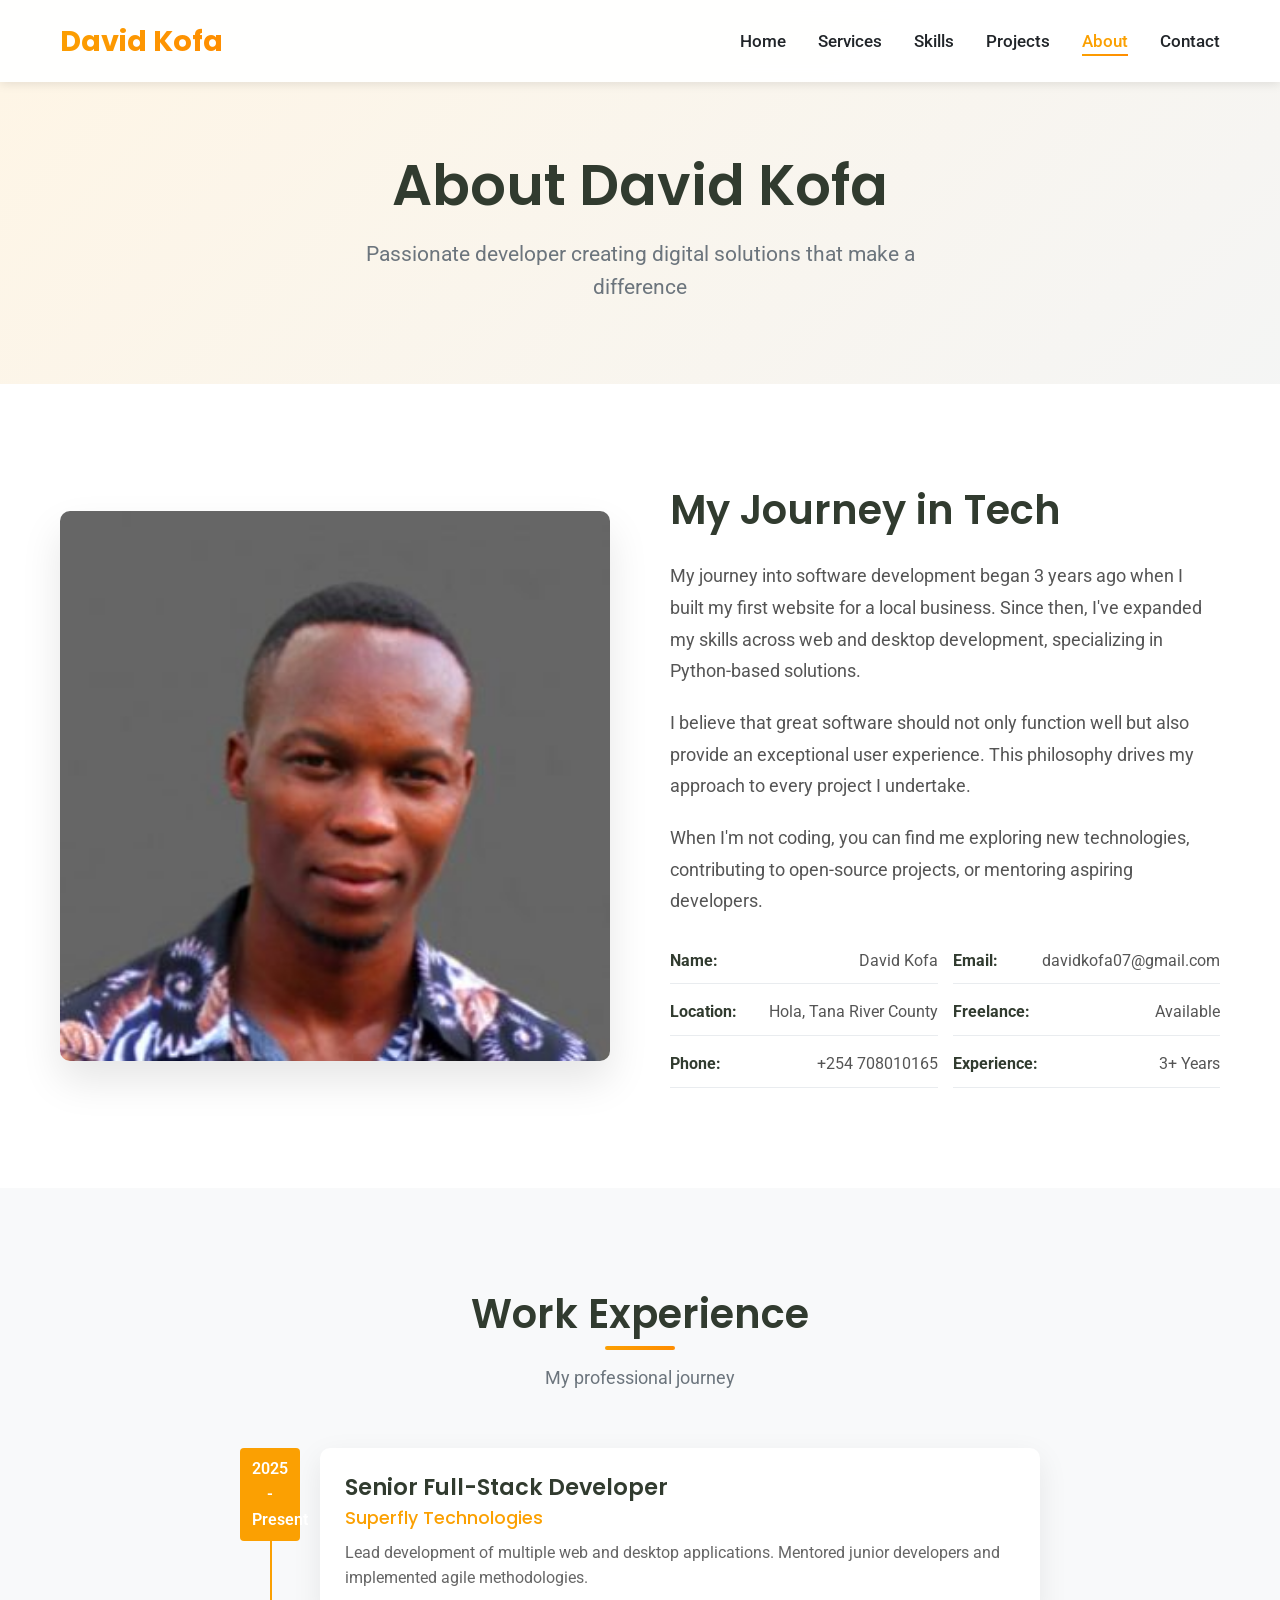
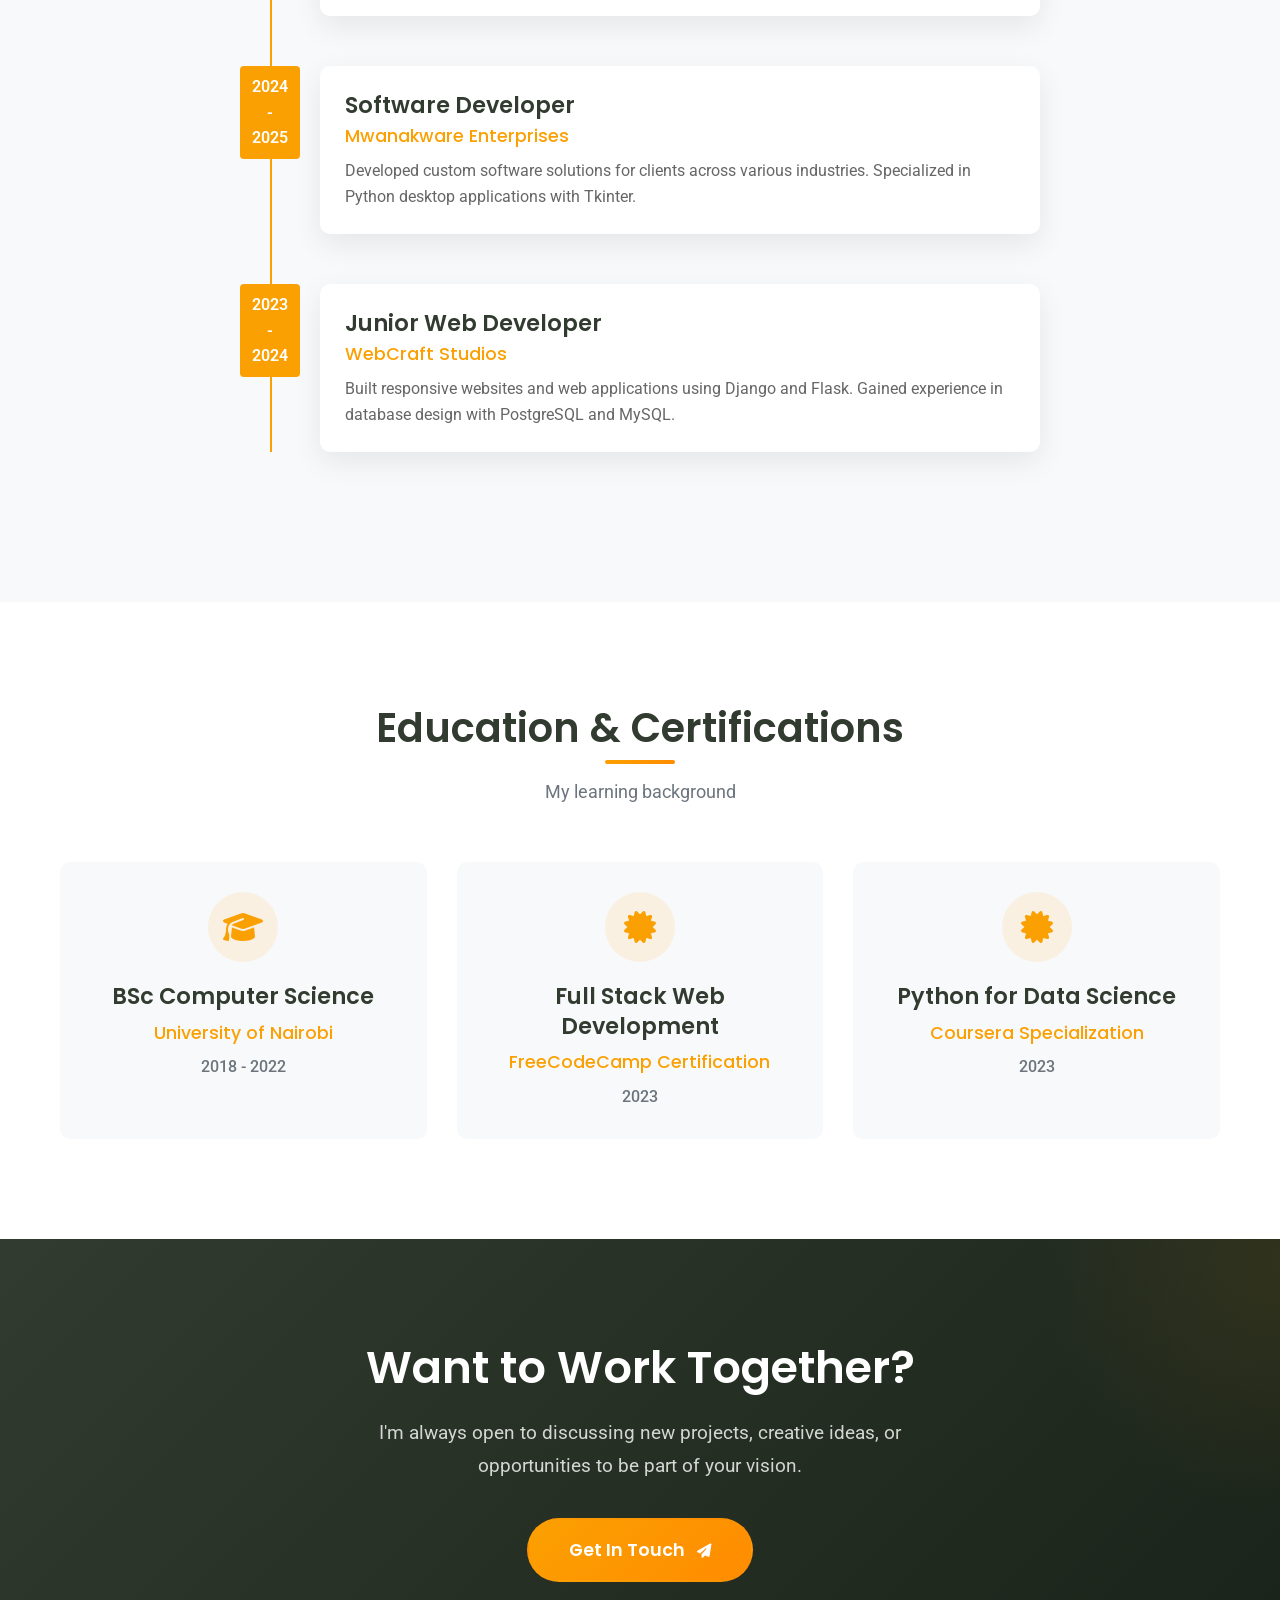
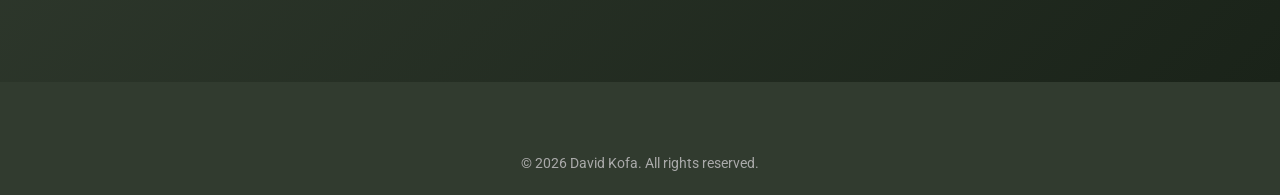
<file: about.html>
<!DOCTYPE html>
<html lang="en">
<head>
    <meta charset="UTF-8">
    <meta name="viewport" content="width=device-width, initial-scale=1.0">
    <title>About | David Kofa</title>
    <link rel="stylesheet" href="styles.css">
    <link rel="stylesheet" href="about.css">
    <link rel="stylesheet" href="https://cdnjs.cloudflare.com/ajax/libs/font-awesome/6.4.0/css/all.min.css">
    <link href="https://fonts.googleapis.com/css2?family=Poppins:wght@300;400;500;600;700;800&family=Roboto:wght@300;400;500&display=swap" rel="stylesheet">
</head>
<body>
    <nav class="navbar">
        <div class="container">
            <div class="logo">
                <span class="logo-text">David Kofa</span>
            </div>
            <ul class="nav-menu">
                <li><a href="index.html">Home</a></li>
                <li><a href="index.html#services">Services</a></li>
                <li><a href="index.html#skills">Skills</a></li>
                <li><a href="projects.html">Projects</a></li>
                <li><a href="about.html" class="active">About</a></li>
                <li><a href="contact.html">Contact</a></li>
            </ul>
            <div class="hamburger">
                <span class="bar"></span>
                <span class="bar"></span>
                <span class="bar"></span>
            </div>
        </div>
    </nav>

    <section class="about-hero">
        <div class="container">
            <div class="about-hero-content">
                <div class="about-hero-text">
                    <h1>About David Kofa</h1>
                    <p class="subtitle">Passionate developer creating digital solutions that make a difference</p>
                </div>
            </div>
        </div>
    </section>

    <section class="about-content">
        <div class="container">
            <div class="about-grid">
                <div class="about-image">
                    <div class="image-frame">
                        <img src="images/lotan.jpg" alt="David Kofa">
                    </div>
                </div>
                <div class="about-text">
                    <h2>My Journey in Tech</h2>
                    <p>My journey into software development began 3 years ago when I built my first website for a local business. Since then, I've expanded my skills across web and desktop development, specializing in Python-based solutions.</p>
                    <p>I believe that great software should not only function well but also provide an exceptional user experience. This philosophy drives my approach to every project I undertake.</p>
                    <p>When I'm not coding, you can find me exploring new technologies, contributing to open-source projects, or mentoring aspiring developers.</p>

                    <div class="personal-info">
                        <div class="info-item">
                            <strong>Name:</strong>
                            <span>David Kofa</span>
                        </div>
                        <div class="info-item">
                            <strong>Email:</strong>
                            <span>davidkofa07@gmail.com</span>
                        </div>
                        <div class="info-item">
                            <strong>Location:</strong>
                            <span>Hola, Tana River County</span>
                        </div>
                        <div class="info-item">
                            <strong>Freelance:</strong>
                            <span>Available</span>
                        </div>
                        <div class="info-item">
                            <strong>Phone:</strong>
                            <span>+254 708010165</span>
                        </div>
                        <div class="info-item">
                            <strong>Experience:</strong>
                            <span>3+ Years</span>
                        </div>
                    </div>
                </div>
            </div>
        </div>
    </section>

    <section class="experience">
        <div class="container">
            <h2 class="section-title">Work Experience</h2>
            <p class="section-subtitle">My professional journey</p>
            <div class="timeline">
                <div class="timeline-item">
                    <div class="timeline-date">2025 - Present</div>
                    <div class="timeline-content">
                        <h3>Senior Full-Stack Developer</h3>
                        <h4>Superfly Technologies</h4>
                        <p>Lead development of multiple web and desktop applications. Mentored junior developers and implemented agile methodologies.</p>
                    </div>
                </div>
                <div class="timeline-item">
                    <div class="timeline-date">2024 - 2025</div>
                    <div class="timeline-content">
                        <h3>Software Developer</h3>
                        <h4>Mwanakware Enterprises</h4>
                        <p>Developed custom software solutions for clients across various industries. Specialized in Python desktop applications with Tkinter.</p>
                    </div>
                </div>
                <div class="timeline-item">
                    <div class="timeline-date">2023 - 2024</div>
                    <div class="timeline-content">
                        <h3>Junior Web Developer</h3>
                        <h4>WebCraft Studios</h4>
                        <p>Built responsive websites and web applications using Django and Flask. Gained experience in database design with PostgreSQL and MySQL.</p>
                    </div>
                </div>
            </div>
        </div>
    </section>

    <section class="education">
        <div class="container">
            <h2 class="section-title">Education & Certifications</h2>
            <p class="section-subtitle">My learning background</p>
            <div class="education-grid">
                <div class="education-card">
                    <div class="edu-icon">
                        <i class="fas fa-graduation-cap"></i>
                    </div>
                    <h3>BSc Computer Science</h3>
                    <h4>University of Nairobi</h4>
                    <p class="edu-year">2018 - 2022</p>
                </div>
                <div class="education-card">
                    <div class="edu-icon">
                        <i class="fas fa-certificate"></i>
                    </div>
                    <h3>Full Stack Web Development</h3>
                    <h4>FreeCodeCamp Certification</h4>
                    <p class="edu-year">2023</p>
                </div>
                <div class="education-card">
                    <div class="edu-icon">
                        <i class="fas fa-certificate"></i>
                    </div>
                    <h3>Python for Data Science</h3>
                    <h4>Coursera Specialization</h4>
                    <p class="edu-year">2023</p>
                </div>
            </div>
        </div>
    </section>

    <section class="cta-section">
        <div class="container">
            <div class="cta-content">
                <h2>Want to Work Together?</h2>
                <p>I'm always open to discussing new projects, creative ideas, or opportunities to be part of your vision.</p>
                <a href="contact.html" class="btn btn-primary">Get In Touch <i class="fas fa-paper-plane"></i></a>
            </div>
        </div>
    </section>

    <footer class="footer footer-minimal">
        <div class="container">
            <div class="footer-bottom">
                <p>&copy; 2026 David Kofa. All rights reserved.</p>
            </div>
        </div>
    </footer>

    <script src="about.js"></script>
</body>
</html>
</file>
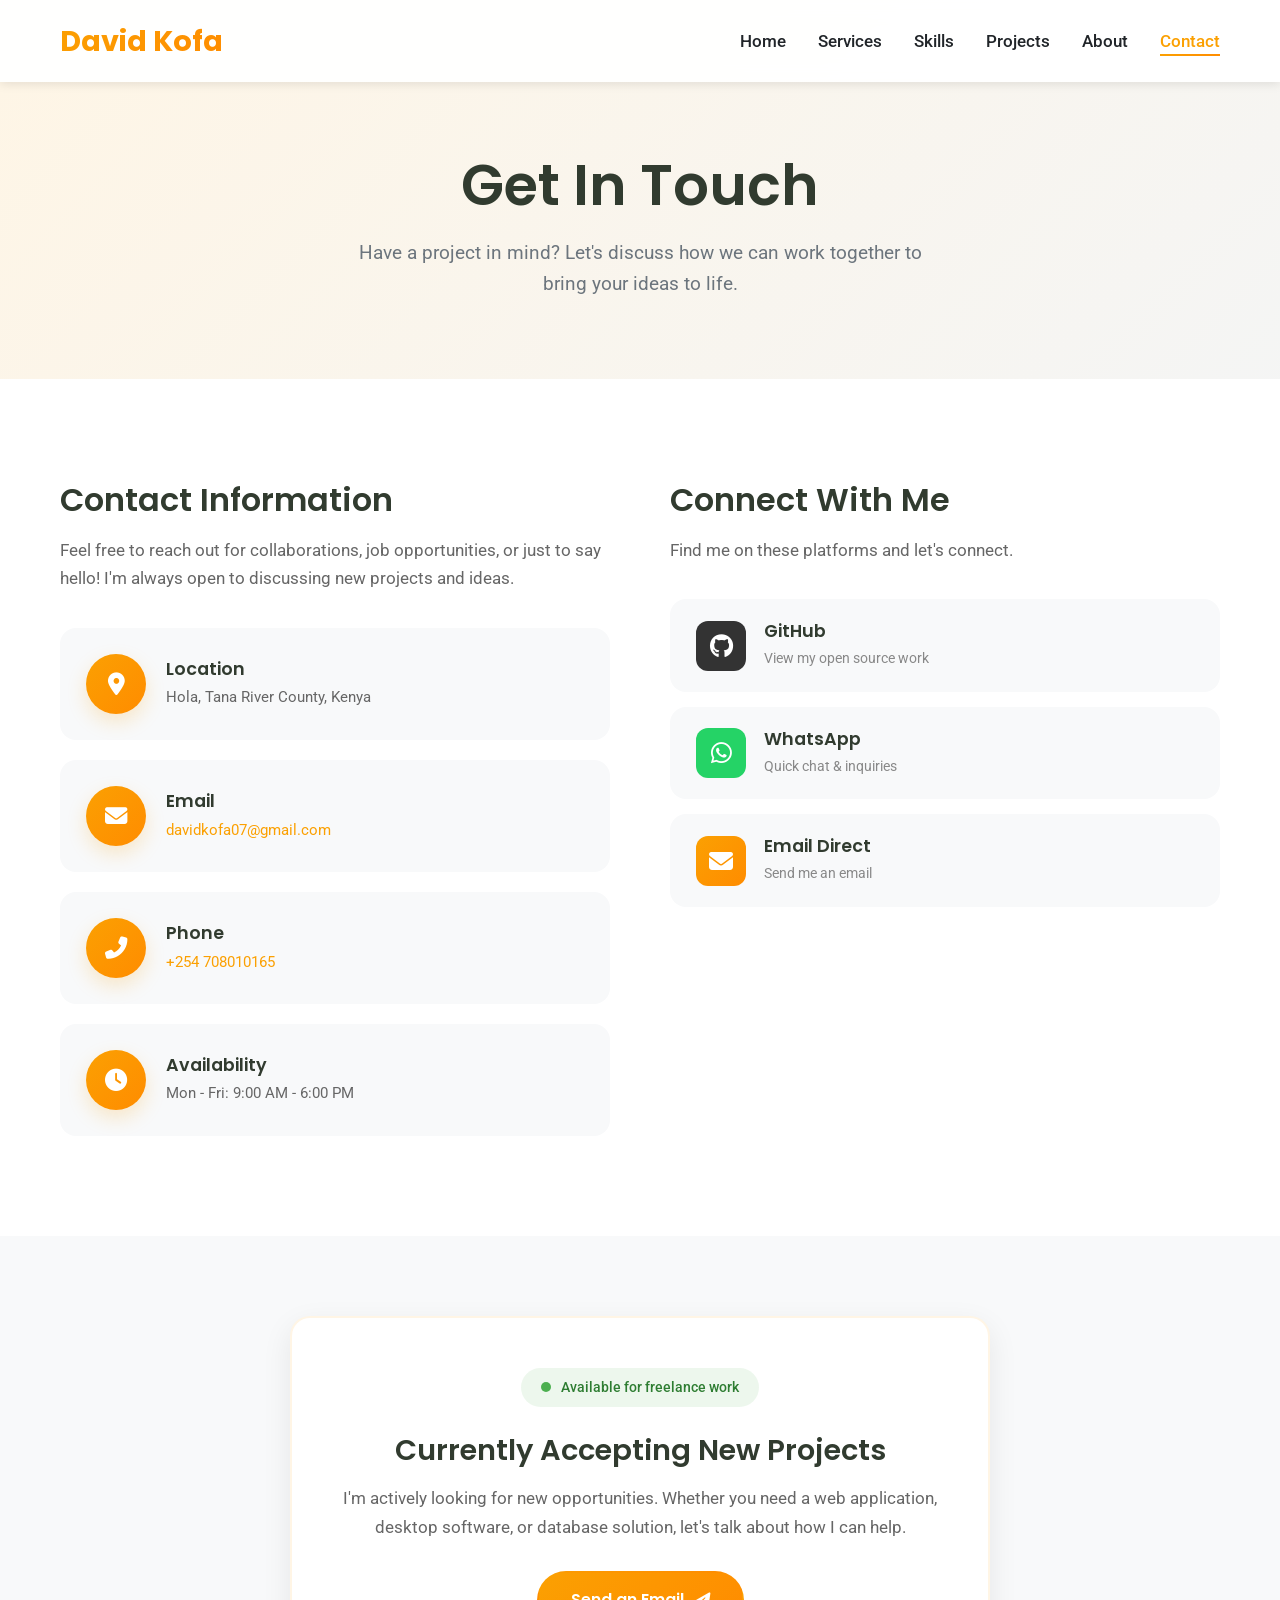
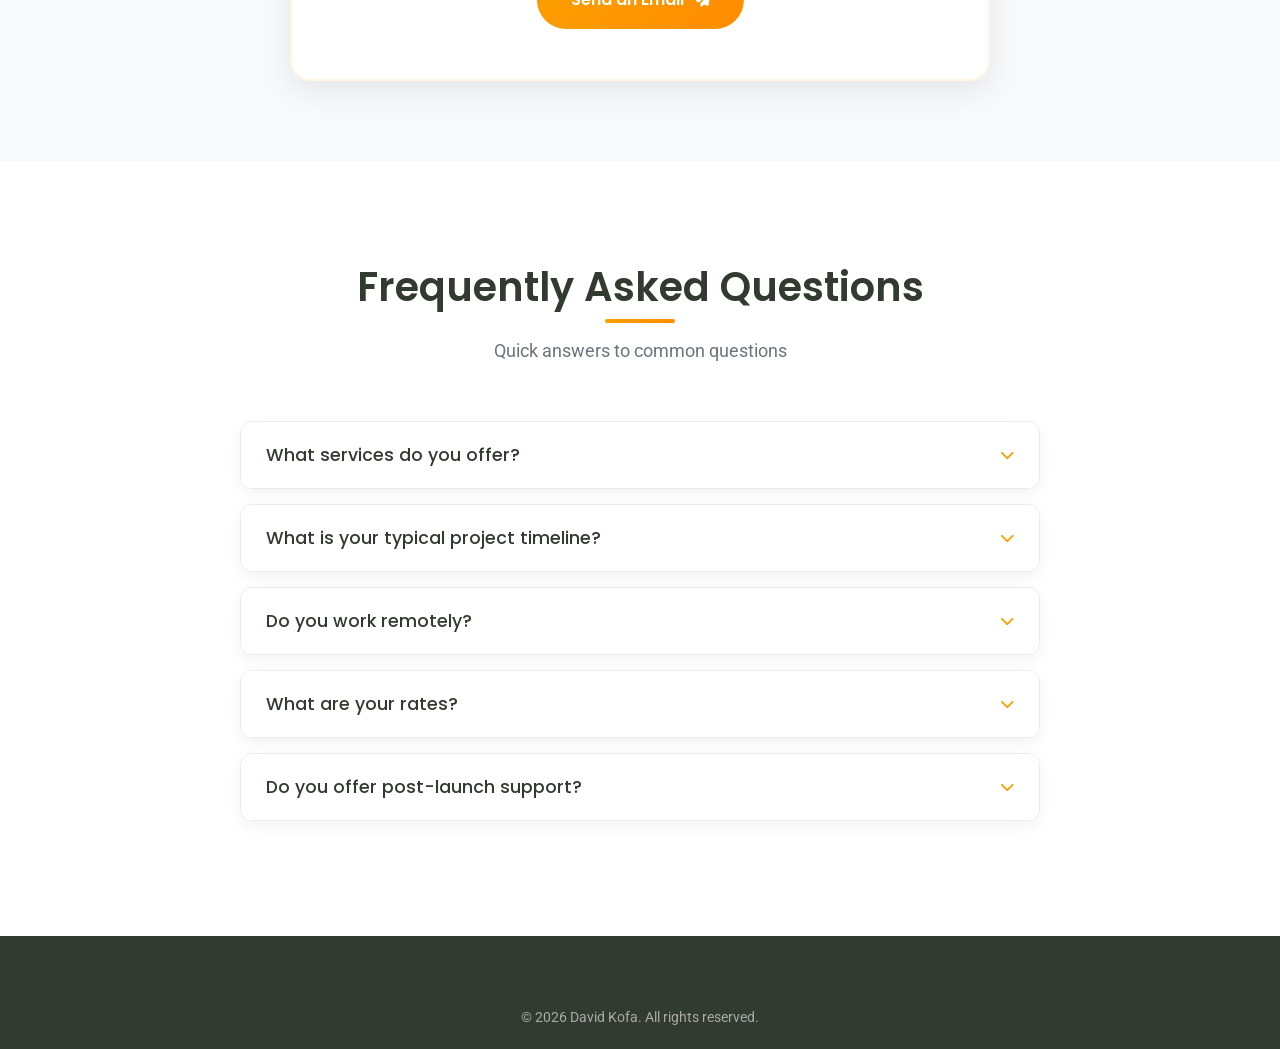
<file: contact.html>
<!DOCTYPE html>
<html lang="en">
<head>
    <meta charset="UTF-8">
    <meta name="viewport" content="width=device-width, initial-scale=1.0">
    <title>Contact | David Kofa</title>
    <link rel="stylesheet" href="styles.css">
    <link rel="stylesheet" href="contact.css">
    <link rel="stylesheet" href="https://cdnjs.cloudflare.com/ajax/libs/font-awesome/6.4.0/css/all.min.css">
    <link href="https://fonts.googleapis.com/css2?family=Poppins:wght@300;400;500;600;700;800&family=Roboto:wght@300;400;500&display=swap" rel="stylesheet">
</head>
<body>
    <nav class="navbar">
        <div class="container">
            <div class="logo">
                <span class="logo-text">David Kofa</span>
            </div>
            <ul class="nav-menu">
                <li><a href="index.html">Home</a></li>
                <li><a href="index.html#services">Services</a></li>
                <li><a href="index.html#skills">Skills</a></li>
                <li><a href="projects.html">Projects</a></li>
                <li><a href="about.html">About</a></li>
                <li><a href="contact.html" class="active">Contact</a></li>
            </ul>
            <div class="hamburger">
                <span class="bar"></span>
                <span class="bar"></span>
                <span class="bar"></span>
            </div>
        </div>
    </nav>

    <section class="contact-header">
        <div class="container">
            <h1>Get In Touch</h1>
            <p>Have a project in mind? Let's discuss how we can work together to bring your ideas to life.</p>
        </div>
    </section>

    <section class="contact-section">
        <div class="container">
            <div class="contact-grid">
                <div class="contact-info-column">
                    <h2>Contact Information</h2>
                    <p class="contact-intro">Feel free to reach out for collaborations, job opportunities, or just to say hello! I'm always open to discussing new projects and ideas.</p>

                    <div class="contact-cards">
                        <div class="contact-card">
                            <div class="contact-card-icon">
                                <i class="fas fa-map-marker-alt"></i>
                            </div>
                            <div class="contact-card-content">
                                <h4>Location</h4>
                                <p>Hola, Tana River County, Kenya</p>
                            </div>
                        </div>
                        <div class="contact-card">
                            <div class="contact-card-icon">
                                <i class="fas fa-envelope"></i>
                            </div>
                            <div class="contact-card-content">
                                <h4>Email</h4>
                                <a href="mailto:davidkofa07@gmail.com">davidkofa07@gmail.com</a>
                            </div>
                        </div>
                        <div class="contact-card">
                            <div class="contact-card-icon">
                                <i class="fas fa-phone-alt"></i>
                            </div>
                            <div class="contact-card-content">
                                <h4>Phone</h4>
                                <a href="tel:+254708010165">+254 708010165</a>
                            </div>
                        </div>
                        <div class="contact-card">
                            <div class="contact-card-icon">
                                <i class="fas fa-clock"></i>
                            </div>
                            <div class="contact-card-content">
                                <h4>Availability</h4>
                                <p>Mon - Fri: 9:00 AM - 6:00 PM</p>
                            </div>
                        </div>
                    </div>
                </div>

                <div class="contact-social-column">
                    <h2>Connect With Me</h2>
                    <p class="contact-intro">Find me on these platforms and let's connect.</p>

                    <div class="social-platforms">
                        <a href="https://github.com" target="_blank" class="platform-card github">
                            <div class="platform-icon">
                                <i class="fab fa-github"></i>
                            </div>
                            <div class="platform-info">
                                <h4>GitHub</h4>
                                <span>View my open source work</span>
                            </div>
                            <i class="fas fa-arrow-right platform-arrow"></i>
                        </a>
                        <a href="https://wa.me/254708010165" target="_blank" class="platform-card whatsapp">
                            <div class="platform-icon">
                                <i class="fab fa-whatsapp"></i>
                            </div>
                            <div class="platform-info">
                                <h4>WhatsApp</h4>
                                <span>Quick chat & inquiries</span>
                            </div>
                            <i class="fas fa-arrow-right platform-arrow"></i>
                        </a>
                        <a href="mailto:davidkofa07@gmail.com" class="platform-card email">
                            <div class="platform-icon">
                                <i class="fas fa-envelope"></i>
                            </div>
                            <div class="platform-info">
                                <h4>Email Direct</h4>
                                <span>Send me an email</span>
                            </div>
                            <i class="fas fa-arrow-right platform-arrow"></i>
                        </a>
                    </div>
                </div>
            </div>
        </div>
    </section>

    <section class="availability-section">
        <div class="container">
            <div class="availability-card">
                <div class="availability-status">
                    <span class="status-dot"></span>
                    <span>Available for freelance work</span>
                </div>
                <h3>Currently Accepting New Projects</h3>
                <p>I'm actively looking for new opportunities. Whether you need a web application, desktop software, or database solution, let's talk about how I can help.</p>
                <a href="mailto:davidkofa07@gmail.com" class="btn btn-primary">Send an Email <i class="fas fa-paper-plane"></i></a>
            </div>
        </div>
    </section>

    <section class="faq-section">
        <div class="container">
            <h2 class="section-title">Frequently Asked Questions</h2>
            <p class="section-subtitle">Quick answers to common questions</p>
            <div class="faq-container">
                <div class="faq-item">
                    <button class="faq-question">
                        What services do you offer?
                        <i class="fas fa-chevron-down"></i>
                    </button>
                    <div class="faq-answer">
                        <p>I offer full-stack web development using Django and Flask, desktop application development with Python/Tkinter, and database design/management with PostgreSQL, MySQL, and SQLite. I can handle projects from concept to deployment.</p>
                    </div>
                </div>
                <div class="faq-item">
                    <button class="faq-question">
                        What is your typical project timeline?
                        <i class="fas fa-chevron-down"></i>
                    </button>
                    <div class="faq-answer">
                        <p>Timelines vary based on project complexity. A simple web application might take 2-4 weeks, while a complex system could take 2-4 months. I provide detailed timelines after discussing project requirements.</p>
                    </div>
                </div>
                <div class="faq-item">
                    <button class="faq-question">
                        Do you work remotely?
                        <i class="fas fa-chevron-down"></i>
                    </button>
                    <div class="faq-answer">
                        <p>Yes, I primarily work remotely and am available for clients worldwide. I use collaboration tools like Zoom, Slack, and project management platforms to ensure smooth communication.</p>
                    </div>
                </div>
                <div class="faq-item">
                    <button class="faq-question">
                        What are your rates?
                        <i class="fas fa-chevron-down"></i>
                    </button>
                    <div class="faq-answer">
                        <p>I offer both hourly and project-based pricing. Rates depend on project complexity and requirements. Contact me with your project details for a customized quote.</p>
                    </div>
                </div>
                <div class="faq-item">
                    <button class="faq-question">
                        Do you offer post-launch support?
                        <i class="fas fa-chevron-down"></i>
                    </button>
                    <div class="faq-answer">
                        <p>Absolutely! I provide maintenance and support packages to ensure your application runs smoothly after launch. This includes bug fixes, updates, and feature enhancements.</p>
                    </div>
                </div>
            </div>
        </div>
    </section>

    <footer class="footer footer-minimal">
        <div class="container">
            <div class="footer-bottom">
                <p>&copy; 2026 David Kofa. All rights reserved.</p>
            </div>
        </div>
    </footer>

    <script src="contact.js"></script>
</body>
</html>
</file>
<file: styles.css>
* {
    margin: 0;
    padding: 0;
    box-sizing: border-box;
}

:root {
    --primary: #FBA002;
    --primary-dark: #e69100;
    --secondary: #313B2F;
    --light: #f8f9fa;
    --dark: #212529;
    --gray: #6c757d;
    --light-gray: #e9ecef;
    --gradient: linear-gradient(135deg, #FBA002, #ff8c00);
    --shadow: 0 10px 30px rgba(0, 0, 0, 0.08);
    --shadow-hover: 0 20px 40px rgba(0, 0, 0, 0.12);
}

body {
    font-family: 'Roboto', sans-serif;
    line-height: 1.6;
    color: var(--dark);
    background-color: white;
    overflow-x: hidden;
}

html {
    scroll-behavior: smooth;
}

.container {
    width: 100%;
    max-width: 1200px;
    margin: 0 auto;
    padding: 0 20px;
}

h1, h2, h3, h4 {
    font-family: 'Poppins', sans-serif;
    font-weight: 600;
    line-height: 1.3;
}

.section-title {
    font-size: 2.5rem;
    margin-bottom: 1rem;
    text-align: center;
    color: var(--secondary);
    position: relative;
}

.section-title::after {
    content: '';
    position: absolute;
    width: 70px;
    height: 4px;
    background: var(--gradient);
    bottom: -10px;
    left: 50%;
    transform: translateX(-50%);
    border-radius: 2px;
}

.section-subtitle {
    text-align: center;
    color: var(--gray);
    font-size: 1.1rem;
    margin-bottom: 3.5rem;
    margin-top: 1.5rem;
}

/* Particles Background */
#particles-js {
    position: fixed;
    width: 100%;
    height: 100%;
    top: 0;
    left: 0;
    z-index: -1;
    pointer-events: none;
}

/* Navigation */
.navbar {
    background-color: rgba(255, 255, 255, 0.95);
    backdrop-filter: blur(10px);
    box-shadow: 0 2px 10px rgba(0, 0, 0, 0.1);
    position: fixed;
    width: 100%;
    top: 0;
    z-index: 1000;
    transition: all 0.3s;
}

.navbar.scrolled {
    box-shadow: 0 5px 20px rgba(0, 0, 0, 0.15);
}

.navbar .container {
    display: flex;
    justify-content: space-between;
    align-items: center;
    padding: 18px 20px;
}

.logo-text {
    font-family: 'Poppins', sans-serif;
    font-size: 1.8rem;
    font-weight: 700;
    background: var(--gradient);
    -webkit-background-clip: text;
    -webkit-text-fill-color: transparent;
    background-clip: text;
}

.nav-menu {
    display: flex;
    list-style: none;
}

.nav-menu li {
    margin-left: 2rem;
}

.nav-menu a {
    text-decoration: none;
    color: var(--dark);
    font-weight: 500;
    font-size: 1.05rem;
    transition: color 0.3s;
    position: relative;
    padding: 5px 0;
}

.nav-menu a:hover,
.nav-menu a.active {
    color: var(--primary);
}

.nav-menu a::after {
    content: '';
    position: absolute;
    width: 0;
    height: 2px;
    background: var(--gradient);
    bottom: 0;
    left: 0;
    transition: width 0.3s;
}

.nav-menu a:hover::after,
.nav-menu a.active::after {
    width: 100%;
}

.hamburger {
    display: none;
    cursor: pointer;
}

.bar {
    display: block;
    width: 25px;
    height: 3px;
    margin: 5px auto;
    background: var(--gradient);
    transition: all 0.3s ease;
}

/* Hero Section */
.hero {
    padding: 160px 0 100px;
    background: linear-gradient(135deg, rgba(251, 160, 2, 0.08) 0%, rgba(49, 59, 47, 0.03) 100%);
    position: relative;
    overflow: hidden;
}

.hero::before {
    content: '';
    position: absolute;
    top: -50%;
    right: -20%;
    width: 600px;
    height: 600px;
    background: radial-gradient(circle, rgba(251, 160, 2, 0.05) 0%, transparent 70%);
    border-radius: 50%;
    pointer-events: none;
}

.hero-content {
    display: flex;
    align-items: center;
    justify-content: space-between;
    gap: 40px;
}

.hero-text {
    flex: 1;
}

.greeting {
    font-size: 1.2rem;
    color: var(--primary);
    margin-bottom: 10px;
    font-weight: 500;
    letter-spacing: 1px;
    animation: fadeInUp 0.6s ease;
}

.name {
    font-size: 3.8rem;
    color: var(--secondary);
    margin-bottom: 10px;
    animation: fadeInUp 0.6s ease 0.1s both;
}

.title {
    font-size: 1.8rem;
    color: var(--gray);
    margin-bottom: 25px;
    font-weight: 500;
    animation: fadeInUp 0.6s ease 0.2s both;
}

.typed-text {
    color: var(--primary);
    font-weight: 600;
}

.cursor {
    display: inline-block;
    width: 3px;
    background-color: var(--primary);
    animation: blink 1s infinite;
    margin-left: 2px;
}

.cursor.typing {
    animation: none;
}

@keyframes blink {
    0%, 50% { opacity: 1; }
    51%, 100% { opacity: 0; }
}

.description {
    font-size: 1.1rem;
    margin-bottom: 35px;
    color: #555;
    max-width: 600px;
    animation: fadeInUp 0.6s ease 0.3s both;
}

.hero-buttons {
    display: flex;
    gap: 20px;
    margin-bottom: 30px;
    animation: fadeInUp 0.6s ease 0.4s both;
}

.btn {
    display: inline-block;
    padding: 14px 32px;
    border-radius: 50px;
    text-decoration: none;
    font-weight: 600;
    font-size: 1rem;
    transition: all 0.3s ease;
    border: 2px solid transparent;
    cursor: pointer;
    font-family: 'Poppins', sans-serif;
}

.btn i {
    margin-left: 8px;
    font-size: 0.9rem;
    transition: transform 0.3s;
}

.btn:hover i {
    transform: translateX(4px);
}

.btn-primary {
    background: var(--gradient);
    color: white;
}

.btn-primary:hover {
    transform: translateY(-3px);
    box-shadow: 0 10px 25px rgba(251, 160, 2, 0.3);
}

.btn-secondary {
    background-color: transparent;
    color: var(--secondary);
    border-color: var(--secondary);
}

.btn-secondary:hover {
    background-color: var(--secondary);
    color: white;
    transform: translateY(-3px);
}

.btn-outline {
    background-color: transparent;
    color: var(--primary);
    border: 2px solid var(--primary);
    padding: 12px 28px;
    border-radius: 50px;
    font-weight: 600;
    text-decoration: none;
    display: inline-flex;
    align-items: center;
    gap: 8px;
    transition: all 0.3s;
    font-family: 'Poppins', sans-serif;
    font-size: 1rem;
}

.btn-outline:hover {
    background-color: var(--primary);
    color: white;
    transform: translateX(5px);
}

.hero-social {
    display: flex;
    gap: 15px;
    animation: fadeInUp 0.6s ease 0.5s both;
}

.social-icon {
    display: inline-flex;
    align-items: center;
    justify-content: center;
    width: 44px;
    height: 44px;
    background-color: white;
    border-radius: 50%;
    color: var(--secondary);
    font-size: 1.2rem;
    box-shadow: 0 3px 10px rgba(0, 0, 0, 0.08);
    transition: all 0.3s;
    text-decoration: none;
}

.social-icon:hover {
    background: var(--gradient);
    color: white;
    transform: translateY(-5px);
    box-shadow: 0 8px 20px rgba(251, 160, 2, 0.3);
}

.hero-image {
    flex: 1;
    display: flex;
    justify-content: center;
    animation: fadeInRight 0.8s ease 0.3s both;
}

.image-wrapper {
    width: 350px;
    height: 350px;
    border-radius: 50%;
    overflow: hidden;
    border: 6px solid white;
    box-shadow: 0 20px 60px rgba(251, 160, 2, 0.2);
    position: relative;
}

.image-border-anim {
    position: absolute;
    top: -10px;
    left: -10px;
    right: -10px;
    bottom: -10px;
    border-radius: 50%;
    border: 3px solid transparent;
    border-top-color: var(--primary);
    border-right-color: var(--primary);
    animation: spin 4s linear infinite;
    pointer-events: none;
}

@keyframes spin {
    0% { transform: rotate(0deg); }
    100% { transform: rotate(360deg); }
}

.image-wrapper img {
    width: 100%;
    height: 100%;
    object-fit: cover;
}

/* Services Section */
.services {
    padding: 100px 0;
    background-color: white;
}

.services-grid {
    display: grid;
    grid-template-columns: repeat(3, 1fr);
    gap: 30px;
}

.service-card {
    background-color: var(--light);
    padding: 40px 30px;
    border-radius: 16px;
    text-align: center;
    transition: all 0.4s;
    position: relative;
    overflow: hidden;
}

.service-card::before {
    content: '';
    position: absolute;
    top: 0;
    left: 0;
    width: 100%;
    height: 4px;
    background: var(--gradient);
    transform: scaleX(0);
    transform-origin: left;
    transition: transform 0.4s;
}

.service-card:hover::before {
    transform: scaleX(1);
}

.service-card:hover {
    transform: translateY(-15px);
    box-shadow: var(--shadow-hover);
}

.service-icon {
    width: 80px;
    height: 80px;
    background: var(--gradient);
    border-radius: 50%;
    display: flex;
    align-items: center;
    justify-content: center;
    margin: 0 auto 25px;
    box-shadow: 0 10px 25px rgba(251, 160, 2, 0.2);
}

.service-icon i {
    font-size: 2rem;
    color: white;
}

.service-card h3 {
    font-size: 1.5rem;
    color: var(--secondary);
    margin-bottom: 15px;
}

.service-card p {
    color: #666;
    margin-bottom: 20px;
    line-height: 1.7;
}

.service-tech {
    list-style: none;
    text-align: left;
    padding: 0;
}

.service-tech li {
    padding: 8px 0;
    color: #555;
    font-size: 0.95rem;
    position: relative;
    padding-left: 25px;
}

.service-tech li::before {
    content: '\f061';
    font-family: 'Font Awesome 6 Free';
    font-weight: 900;
    color: var(--primary);
    position: absolute;
    left: 0;
    font-size: 0.85rem;
}

/* Skills Section */
.skills {
    padding: 100px 0;
    background-color: var(--light);
}

.skills-grid {
    display: grid;
    grid-template-columns: repeat(4, 1fr);
    gap: 25px;
}

.skill-category {
    background-color: white;
    padding: 30px;
    border-radius: 16px;
    box-shadow: var(--shadow);
    transition: all 0.4s;
    border: 1px solid transparent;
}

.skill-category:hover {
    transform: translateY(-10px);
    box-shadow: var(--shadow-hover);
    border-color: rgba(251, 160, 2, 0.2);
}

.skill-header {
    display: flex;
    align-items: center;
    margin-bottom: 20px;
    gap: 12px;
}

.skill-header i {
    font-size: 1.8rem;
    color: var(--primary);
}

.skill-header h3 {
    color: var(--secondary);
    font-size: 1.2rem;
}

.skill-items {
    display: flex;
    flex-wrap: wrap;
    gap: 10px;
}

.skill-tag {
    background: linear-gradient(135deg, rgba(251, 160, 2, 0.1), rgba(255, 140, 0, 0.05));
    color: var(--primary-dark);
    padding: 6px 16px;
    border-radius: 50px;
    font-size: 0.9rem;
    font-weight: 500;
    transition: all 0.3s;
}

.skill-tag:hover {
    background: var(--gradient);
    color: white;
    transform: scale(1.05);
}

/* About Summary */
.about-summary {
    padding: 100px 0;
    background-color: white;
}

.summary-content {
    display: flex;
    justify-content: space-between;
    align-items: center;
    gap: 60px;
}

.summary-text {
    flex: 1;
}

.summary-text p {
    font-size: 1.1rem;
    margin-bottom: 20px;
    color: #555;
    line-height: 1.8;
}

.stats {
    flex: 1;
    display: grid;
    grid-template-columns: 1fr 1fr;
    gap: 20px;
}

.stat-item {
    text-align: center;
    padding: 30px 20px;
    background-color: var(--light);
    border-radius: 16px;
    box-shadow: var(--shadow);
    transition: all 0.4s;
}

.stat-item:hover {
    transform: translateY(-10px);
    box-shadow: var(--shadow-hover);
}

.stat-number {
    font-size: 2.8rem;
    background: var(--gradient);
    -webkit-background-clip: text;
    -webkit-text-fill-color: transparent;
    background-clip: text;
    margin-bottom: 8px;
    font-weight: 700;
}

.stat-label {
    color: var(--secondary);
    font-weight: 500;
    font-size: 0.95rem;
}

/* Featured Projects */
.featured-projects {
    padding: 100px 0;
    background-color: var(--light);
}

.featured-grid {
    display: grid;
    grid-template-columns: repeat(auto-fill, minmax(280px, 1fr));
    gap: 30px;
}

.featured-card {
    background-color: white;
    border-radius: 16px;
    overflow: hidden;
    box-shadow: var(--shadow);
    transition: all 0.4s;
    opacity: 0;
    transform: translateY(30px);
}

.featured-card.visible {
    opacity: 1;
    transform: translateY(0);
}

.featured-card:hover {
    transform: translateY(-12px);
    box-shadow: var(--shadow-hover);
}

.featured-image {
    height: 220px;
    position: relative;
    overflow: hidden;
}

.featured-image img {
    width: 100%;
    height: 100%;
    object-fit: cover;
    transition: transform 0.6s;
}

.featured-card:hover .featured-image img {
    transform: scale(1.1);
}

.featured-overlay {
    position: absolute;
    top: 0;
    left: 0;
    width: 100%;
    height: 100%;
    background: linear-gradient(to top, rgba(49, 59, 47, 0.9) 0%, transparent 60%);
    display: flex;
    flex-direction: column;
    justify-content: space-between;
    padding: 20px;
    opacity: 0;
    transition: opacity 0.4s;
}

.featured-card:hover .featured-overlay {
    opacity: 1;
}

.featured-badge {
    background: var(--gradient);
    color: white;
    padding: 6px 14px;
    border-radius: 50px;
    font-size: 0.8rem;
    font-weight: 600;
    align-self: flex-start;
}

.featured-actions {
    display: flex;
    gap: 10px;
    justify-content: flex-end;
}

.featured-link {
    width: 44px;
    height: 44px;
    background-color: white;
    border-radius: 50%;
    display: flex;
    align-items: center;
    justify-content: center;
    color: var(--secondary);
    text-decoration: none;
    transition: all 0.3s;
    font-size: 1.1rem;
}

.featured-link:hover {
    background: var(--gradient);
    color: white;
    transform: rotate(360deg);
}

.featured-info {
    padding: 25px;
}

.featured-info h3 {
    font-size: 1.3rem;
    color: var(--secondary);
    margin-bottom: 10px;
}

.featured-info p {
    color: var(--gray);
    margin-bottom: 18px;
    line-height: 1.6;
    font-size: 0.95rem;
}

.featured-tech {
    display: flex;
    flex-wrap: wrap;
    gap: 8px;
}

.featured-tech span {
    background: linear-gradient(135deg, rgba(251, 160, 2, 0.1), rgba(255, 140, 0, 0.05));
    color: var(--primary-dark);
    padding: 4px 12px;
    border-radius: 50px;
    font-size: 0.8rem;
    font-weight: 500;
}

.featured-footer {
    text-align: center;
    margin-top: 40px;
}

/* Testimonials */
.testimonials {
    padding: 100px 0;
    background: linear-gradient(135deg, rgba(251, 160, 2, 0.05) 0%, rgba(49, 59, 47, 0.03) 100%);
}

.testimonials-slider {
    max-width: 700px;
    margin: 0 auto;
    position: relative;
    min-height: 280px;
}

.testimonial-card {
    background-color: white;
    padding: 40px;
    border-radius: 16px;
    box-shadow: var(--shadow);
    text-align: center;
    position: absolute;
    width: 100%;
    opacity: 0;
    transform: translateX(50px);
    transition: all 0.5s ease;
    pointer-events: none;
}

.testimonial-card.active {
    opacity: 1;
    transform: translateX(0);
    position: relative;
    pointer-events: all;
}

.testimonial-stars {
    color: #ffc107;
    margin-bottom: 20px;
    font-size: 1.2rem;
}

.testimonial-stars i {
    margin: 0 2px;
}

.testimonial-text {
    font-size: 1.1rem;
    color: #555;
    line-height: 1.8;
    font-style: italic;
    margin-bottom: 25px;
}

.testimonial-author {
    display: flex;
    align-items: center;
    justify-content: center;
    gap: 15px;
}

.author-avatar i {
    font-size: 3rem;
    color: var(--primary);
}

.testimonial-author h4 {
    color: var(--secondary);
    font-size: 1.1rem;
    margin-bottom: 2px;
}

.testimonial-author span {
    color: var(--gray);
    font-size: 0.9rem;
}

.testimonial-dots {
    display: flex;
    justify-content: center;
    gap: 12px;
    margin-top: 30px;
}

.dot {
    width: 14px;
    height: 14px;
    border-radius: 50%;
    background-color: var(--light-gray);
    cursor: pointer;
    transition: all 0.3s;
    display: inline-block;
}

.dot.active {
    background: var(--gradient);
    transform: scale(1.2);
}

/* CTA Section */
.cta-section {
    padding: 100px 0;
    background: linear-gradient(135deg, var(--secondary) 0%, #1a2319 100%);
    position: relative;
    overflow: hidden;
}

.cta-section::before {
    content: '';
    position: absolute;
    top: -50%;
    right: -20%;
    width: 500px;
    height: 500px;
    background: radial-gradient(circle, rgba(251, 160, 2, 0.08) 0%, transparent 70%);
    border-radius: 50%;
}

.cta-content {
    text-align: center;
    position: relative;
    z-index: 1;
}

.cta-content h2 {
    font-size: 2.8rem;
    color: white;
    margin-bottom: 20px;
}

.cta-content p {
    font-size: 1.2rem;
    color: rgba(255, 255, 255, 0.8);
    max-width: 600px;
    margin: 0 auto 35px;
    line-height: 1.7;
}

.cta-content .btn-primary {
    padding: 16px 40px;
    font-size: 1.1rem;
}

/* Footer Minimal (non-home pages) */
.footer-minimal {
    padding: 30px 0;
}

.footer-minimal .footer-bottom {
    padding-top: 0;
    border-top: none;
}

/* Footer */
.footer {
    background-color: var(--secondary);
    color: white;
    padding: 70px 0 20px;
}

.footer-content {
    display: grid;
    grid-template-columns: repeat(auto-fit, minmax(220px, 1fr));
    gap: 40px;
    margin-bottom: 40px;
}

.footer-section h3 {
    font-size: 1.3rem;
    margin-bottom: 20px;
    color: var(--primary);
}

.footer-section p {
    margin-bottom: 10px;
    color: #ccc;
}

.footer-section ul {
    list-style: none;
}

.footer-section ul li {
    margin-bottom: 10px;
}

.footer-section ul li a {
    color: #ccc;
    text-decoration: none;
    transition: color 0.3s;
    position: relative;
    padding-left: 15px;
}

.footer-section ul li a::before {
    content: '\f105';
    font-family: 'Font Awesome 6 Free';
    font-weight: 900;
    position: absolute;
    left: 0;
    color: var(--primary);
}

.footer-section ul li a:hover {
    color: var(--primary);
    padding-left: 18px;
}

.footer-section i {
    margin-right: 10px;
    color: var(--primary);
}

.social-links {
    display: flex;
    gap: 12px;
    margin-top: 15px;
}

.social-links a {
    display: inline-flex;
    align-items: center;
    justify-content: center;
    width: 40px;
    height: 40px;
    background-color: rgba(255, 255, 255, 0.1);
    border-radius: 50%;
    color: white;
    font-size: 1.1rem;
    transition: all 0.3s;
    text-decoration: none;
}

.social-links a:hover {
    background: var(--gradient);
    transform: translateY(-5px);
}

.footer-bottom {
    text-align: center;
    padding-top: 30px;
    border-top: 1px solid rgba(255, 255, 255, 0.1);
    color: #aaa;
    font-size: 0.9rem;
}

/* Animations */
@keyframes fadeInUp {
    from {
        opacity: 0;
        transform: translateY(30px);
    }
    to {
        opacity: 1;
        transform: translateY(0);
    }
}

@keyframes fadeInRight {
    from {
        opacity: 0;
        transform: translateX(50px);
    }
    to {
        opacity: 1;
        transform: translateX(0);
    }
}

/* Scroll Animation Classes */
.fade-in {
    opacity: 0;
    transform: translateY(30px);
    transition: opacity 0.6s ease, transform 0.6s ease;
}

.fade-in.visible {
    opacity: 1;
    transform: translateY(0);
}

/* Responsive Design */
@media (max-width: 992px) {
    .hero-content {
        flex-direction: column-reverse;
        text-align: center;
    }

    .hero-buttons {
        justify-content: center;
    }

    .hero-social {
        justify-content: center;
    }

    .description {
        max-width: 100%;
    }

    .summary-content {
        flex-direction: column;
    }

    .services-grid {
        grid-template-columns: repeat(2, 1fr);
    }

    .skills-grid {
        grid-template-columns: repeat(2, 1fr);
    }

    .name {
        font-size: 2.8rem;
    }

    .cta-content h2 {
        font-size: 2.2rem;
    }
}

@media (max-width: 768px) {
    .hamburger {
        display: block;
    }

    .hamburger.active .bar:nth-child(2) {
        opacity: 0;
    }

    .hamburger.active .bar:nth-child(1) {
        transform: translateY(8px) rotate(45deg);
    }

    .hamburger.active .bar:nth-child(3) {
        transform: translateY(-8px) rotate(-45deg);
    }

    .nav-menu {
        position: fixed;
        left: -100%;
        top: 70px;
        flex-direction: column;
        background-color: white;
        width: 100%;
        text-align: center;
        transition: 0.3s;
        box-shadow: 0 10px 27px rgba(0, 0, 0, 0.05);
        padding: 20px 0;
    }

    .nav-menu.active {
        left: 0;
    }

    .nav-menu li {
        margin: 15px 0;
    }

    .section-title {
        font-size: 2rem;
    }

    .name {
        font-size: 2.3rem;
    }

    .title {
        font-size: 1.4rem;
    }

    .image-wrapper {
        width: 250px;
        height: 250px;
    }

    .services-grid {
        grid-template-columns: 1fr;
    }

    .skills-grid {
        grid-template-columns: 1fr;
    }

    .stats {
        grid-template-columns: 1fr 1fr;
    }

    .cta-content h2 {
        font-size: 1.8rem;
    }

    .hero {
        padding: 140px 0 70px;
    }

    .testimonial-card {
        padding: 30px 20px;
    }
}

@media (max-width: 480px) {
    .stats {
        grid-template-columns: 1fr;
    }

    .featured-grid {
        grid-template-columns: 1fr;
    }

    .name {
        font-size: 2rem;
    }
}
</file>
<file: about.css>
/* About Page Specific Styles */
.about-hero {
    padding: 150px 0 80px;
    background: linear-gradient(135deg, rgba(251, 160, 2, 0.1) 0%, rgba(49, 59, 47, 0.05) 100%);
}

.about-hero-content {
    text-align: center;
}

.about-hero h1 {
    font-size: 3.5rem;
    color: var(--secondary);
    margin-bottom: 15px;
}

.subtitle {
    font-size: 1.3rem;
    color: var(--gray);
    max-width: 600px;
    margin: 0 auto;
}

.about-content {
    padding: 100px 0;
    background-color: white;
}

.about-grid {
    display: grid;
    grid-template-columns: repeat(auto-fit, minmax(300px, 1fr));
    gap: 60px;
    align-items: center;
}

.image-frame {
    border-radius: 10px;
    overflow: hidden;
    box-shadow: 0 20px 40px rgba(0, 0, 0, 0.1);
}

.image-frame img {
    width: 100%;
    height: auto;
    display: block;
}

.about-text h2 {
    font-size: 2.5rem;
    color: var(--secondary);
    margin-bottom: 25px;
}

.about-text p {
    font-size: 1.1rem;
    color: #555;
    margin-bottom: 20px;
    line-height: 1.8;
}

.personal-info {
    margin-top: 30px;
    display: grid;
    grid-template-columns: repeat(2, 1fr);
    gap: 15px;
}

.info-item {
    display: flex;
    justify-content: space-between;
    padding-bottom: 10px;
    border-bottom: 1px solid var(--light-gray);
}

.info-item strong {
    color: var(--secondary);
}

.info-item span {
    color: #555;
}

.experience {
    padding: 100px 0;
    background-color: var(--light);
}

.timeline {
    position: relative;
    max-width: 800px;
    margin: 3rem auto 0;
}

.timeline::before {
    content: '';
    position: absolute;
    left: 30px;
    top: 0;
    bottom: 0;
    width: 2px;
    background-color: var(--primary);
}

.timeline-item {
    position: relative;
    margin-bottom: 50px;
    padding-left: 80px;
}

.timeline-date {
    position: absolute;
    left: 0;
    top: 0;
    width: 60px;
    padding: 8px 12px;
    background-color: var(--primary);
    color: white;
    border-radius: 4px;
    font-weight: 600;
    text-align: center;
}

.timeline-content {
    background-color: white;
    padding: 25px;
    border-radius: 10px;
    box-shadow: 0 10px 30px rgba(0, 0, 0, 0.08);
}

.timeline-content h3 {
    color: var(--secondary);
    font-size: 1.4rem;
    margin-bottom: 5px;
}

.timeline-content h4 {
    color: var(--primary);
    font-size: 1.1rem;
    margin-bottom: 10px;
    font-weight: 500;
}

.timeline-content p {
    color: #666;
    line-height: 1.6;
}

.education {
    padding: 100px 0;
    background-color: white;
}

.education-grid {
    display: grid;
    grid-template-columns: repeat(auto-fit, minmax(300px, 1fr));
    gap: 30px;
}

.education-card {
    background-color: var(--light);
    padding: 30px;
    border-radius: 10px;
    text-align: center;
    transition: transform 0.3s;
}

.education-card:hover {
    transform: translateY(-10px);
}

.edu-icon {
    width: 70px;
    height: 70px;
    background-color: rgba(251, 160, 2, 0.1);
    border-radius: 50%;
    display: flex;
    align-items: center;
    justify-content: center;
    margin: 0 auto 20px;
}

.edu-icon i {
    font-size: 2rem;
    color: var(--primary);
}

.education-card h3 {
    color: var(--secondary);
    font-size: 1.4rem;
    margin-bottom: 10px;
}

.education-card h4 {
    color: var(--primary);
    font-size: 1.1rem;
    margin-bottom: 10px;
    font-weight: 500;
}

.edu-year {
    color: var(--gray);
    font-weight: 500;
}

.fade-in {
    opacity: 0;
    transform: translateY(30px);
    transition: opacity 0.6s ease, transform 0.6s ease;
}

.fade-in.visible {
    opacity: 1;
    transform: translateY(0);
}

/* Responsive for About Page */
@media (max-width: 768px) {
    .about-hero h1 {
        font-size: 2.5rem;
    }
    
    .timeline::before {
        left: 20px;
    }
    
    .timeline-item {
        padding-left: 60px;
    }
    
    .timeline-date {
        width: 50px;
        font-size: 0.9rem;
    }
    
    .personal-info {
        grid-template-columns: 1fr;
    }
}
</file>
<file: contact.css>
.contact-header {
    padding: 150px 0 80px;
    background: linear-gradient(135deg, rgba(251, 160, 2, 0.1) 0%, rgba(49, 59, 47, 0.05) 100%);
    text-align: center;
}

.contact-header h1 {
    font-size: 3.5rem;
    color: var(--secondary);
    margin-bottom: 15px;
}

.contact-header p {
    font-size: 1.2rem;
    color: var(--gray);
    max-width: 600px;
    margin: 0 auto;
}

.contact-section {
    padding: 100px 0;
    background-color: white;
}

.contact-grid {
    display: grid;
    grid-template-columns: 1fr 1fr;
    gap: 60px;
    align-items: start;
}

.contact-info-column h2,
.contact-social-column h2 {
    font-size: 2rem;
    color: var(--secondary);
    margin-bottom: 15px;
}

.contact-intro {
    color: #666;
    margin-bottom: 35px;
    line-height: 1.7;
    font-size: 1.05rem;
}

.contact-cards {
    display: flex;
    flex-direction: column;
    gap: 20px;
}

.contact-card {
    display: flex;
    align-items: center;
    gap: 20px;
    padding: 25px;
    background-color: var(--light);
    border-radius: 16px;
    transition: all 0.4s;
    border: 1px solid transparent;
}

.contact-card:hover {
    transform: translateX(8px);
    box-shadow: var(--shadow-hover);
    border-color: rgba(251, 160, 2, 0.2);
}

.contact-card-icon {
    width: 60px;
    height: 60px;
    background: var(--gradient);
    border-radius: 50%;
    display: flex;
    align-items: center;
    justify-content: center;
    flex-shrink: 0;
    box-shadow: 0 8px 20px rgba(251, 160, 2, 0.2);
}

.contact-card-icon i {
    font-size: 1.4rem;
    color: white;
}

.contact-card-content h4 {
    color: var(--secondary);
    margin-bottom: 4px;
    font-size: 1.1rem;
}

.contact-card-content p {
    color: #666;
    margin: 0;
    font-size: 0.95rem;
}

.contact-card-content a {
    color: var(--primary);
    text-decoration: none;
    font-size: 0.95rem;
    transition: color 0.3s;
}

.contact-card-content a:hover {
    color: var(--primary-dark);
    text-decoration: underline;
}

.social-platforms {
    display: flex;
    flex-direction: column;
    gap: 15px;
}

.platform-card {
    display: flex;
    align-items: center;
    gap: 18px;
    padding: 20px 25px;
    background-color: var(--light);
    border-radius: 16px;
    text-decoration: none;
    transition: all 0.4s;
    border: 1px solid transparent;
    position: relative;
}

.platform-card:hover {
    transform: translateX(8px);
    box-shadow: var(--shadow-hover);
}

.platform-card.github:hover { border-color: #333; }
.platform-card.whatsapp:hover { border-color: #25d366; }
.platform-card.email:hover { border-color: var(--primary); }

.platform-icon {
    width: 50px;
    height: 50px;
    border-radius: 12px;
    display: flex;
    align-items: center;
    justify-content: center;
    flex-shrink: 0;
    font-size: 1.5rem;
    color: white;
}

.platform-card.github .platform-icon { background-color: #333; }
.platform-card.whatsapp .platform-icon { background-color: #25d366; }
.platform-card.email .platform-icon { background: var(--gradient); }

.platform-info {
    flex: 1;
}

.platform-info h4 {
    color: var(--secondary);
    font-size: 1.1rem;
    margin-bottom: 2px;
}

.platform-info span {
    color: #888;
    font-size: 0.85rem;
}

.platform-arrow {
    color: var(--primary);
    font-size: 1rem;
    opacity: 0;
    transform: translateX(-10px);
    transition: all 0.3s;
}

.platform-card:hover .platform-arrow {
    opacity: 1;
    transform: translateX(0);
}

.availability-section {
    padding: 80px 0;
    background-color: var(--light);
}

.availability-card {
    max-width: 700px;
    margin: 0 auto;
    text-align: center;
    padding: 50px 40px;
    background-color: white;
    border-radius: 20px;
    box-shadow: var(--shadow);
    border: 2px solid rgba(251, 160, 2, 0.1);
}

.availability-status {
    display: inline-flex;
    align-items: center;
    gap: 10px;
    background-color: rgba(76, 175, 80, 0.1);
    color: #2e7d32;
    padding: 8px 20px;
    border-radius: 50px;
    font-weight: 500;
    font-size: 0.9rem;
    margin-bottom: 25px;
}

.status-dot {
    width: 10px;
    height: 10px;
    background-color: #4caf50;
    border-radius: 50%;
    animation: pulse-dot 2s infinite;
}

@keyframes pulse-dot {
    0%, 100% { transform: scale(1); opacity: 1; }
    50% { transform: scale(1.5); opacity: 0.6; }
}

.availability-card h3 {
    font-size: 1.8rem;
    color: var(--secondary);
    margin-bottom: 15px;
}

.availability-card p {
    color: #666;
    line-height: 1.7;
    margin-bottom: 30px;
    font-size: 1.05rem;
}

/* FAQ Section */
.faq-section {
    padding: 100px 0;
    background-color: white;
}

.faq-container {
    max-width: 800px;
    margin: 0 auto;
}

.faq-item {
    margin-bottom: 15px;
    border-radius: 12px;
    overflow: hidden;
    box-shadow: 0 5px 15px rgba(0, 0, 0, 0.05);
    border: 1px solid var(--light-gray);
    transition: box-shadow 0.3s;
}

.faq-item:hover {
    box-shadow: var(--shadow);
}

.faq-question {
    width: 100%;
    padding: 20px 25px;
    background-color: white;
    border: none;
    text-align: left;
    font-family: 'Poppins', sans-serif;
    font-size: 1.1rem;
    font-weight: 500;
    color: var(--secondary);
    display: flex;
    justify-content: space-between;
    align-items: center;
    cursor: pointer;
    transition: all 0.3s;
}

.faq-question:hover {
    color: var(--primary);
}

.faq-question i {
    transition: transform 0.3s;
    color: var(--primary);
    font-size: 0.9rem;
}

.faq-question.active i {
    transform: rotate(180deg);
}

.faq-answer {
    padding: 0 25px;
    max-height: 0;
    overflow: hidden;
    transition: max-height 0.3s ease, padding 0.3s ease;
    background-color: white;
}

.faq-answer.active {
    padding: 0 25px 20px;
    max-height: 500px;
}

.faq-answer p {
    color: #666;
    line-height: 1.7;
}

@media (max-width: 992px) {
    .contact-grid {
        grid-template-columns: 1fr;
        gap: 50px;
    }
}

@media (max-width: 768px) {
    .contact-header h1 {
        font-size: 2.5rem;
    }

    .contact-grid {
        gap: 40px;
    }

    .availability-card {
        padding: 30px 20px;
    }

    .availability-card h3 {
        font-size: 1.4rem;
    }

    .contact-card {
        padding: 20px;
    }

    .platform-card {
        padding: 15px 20px;
    }
}
</file>
